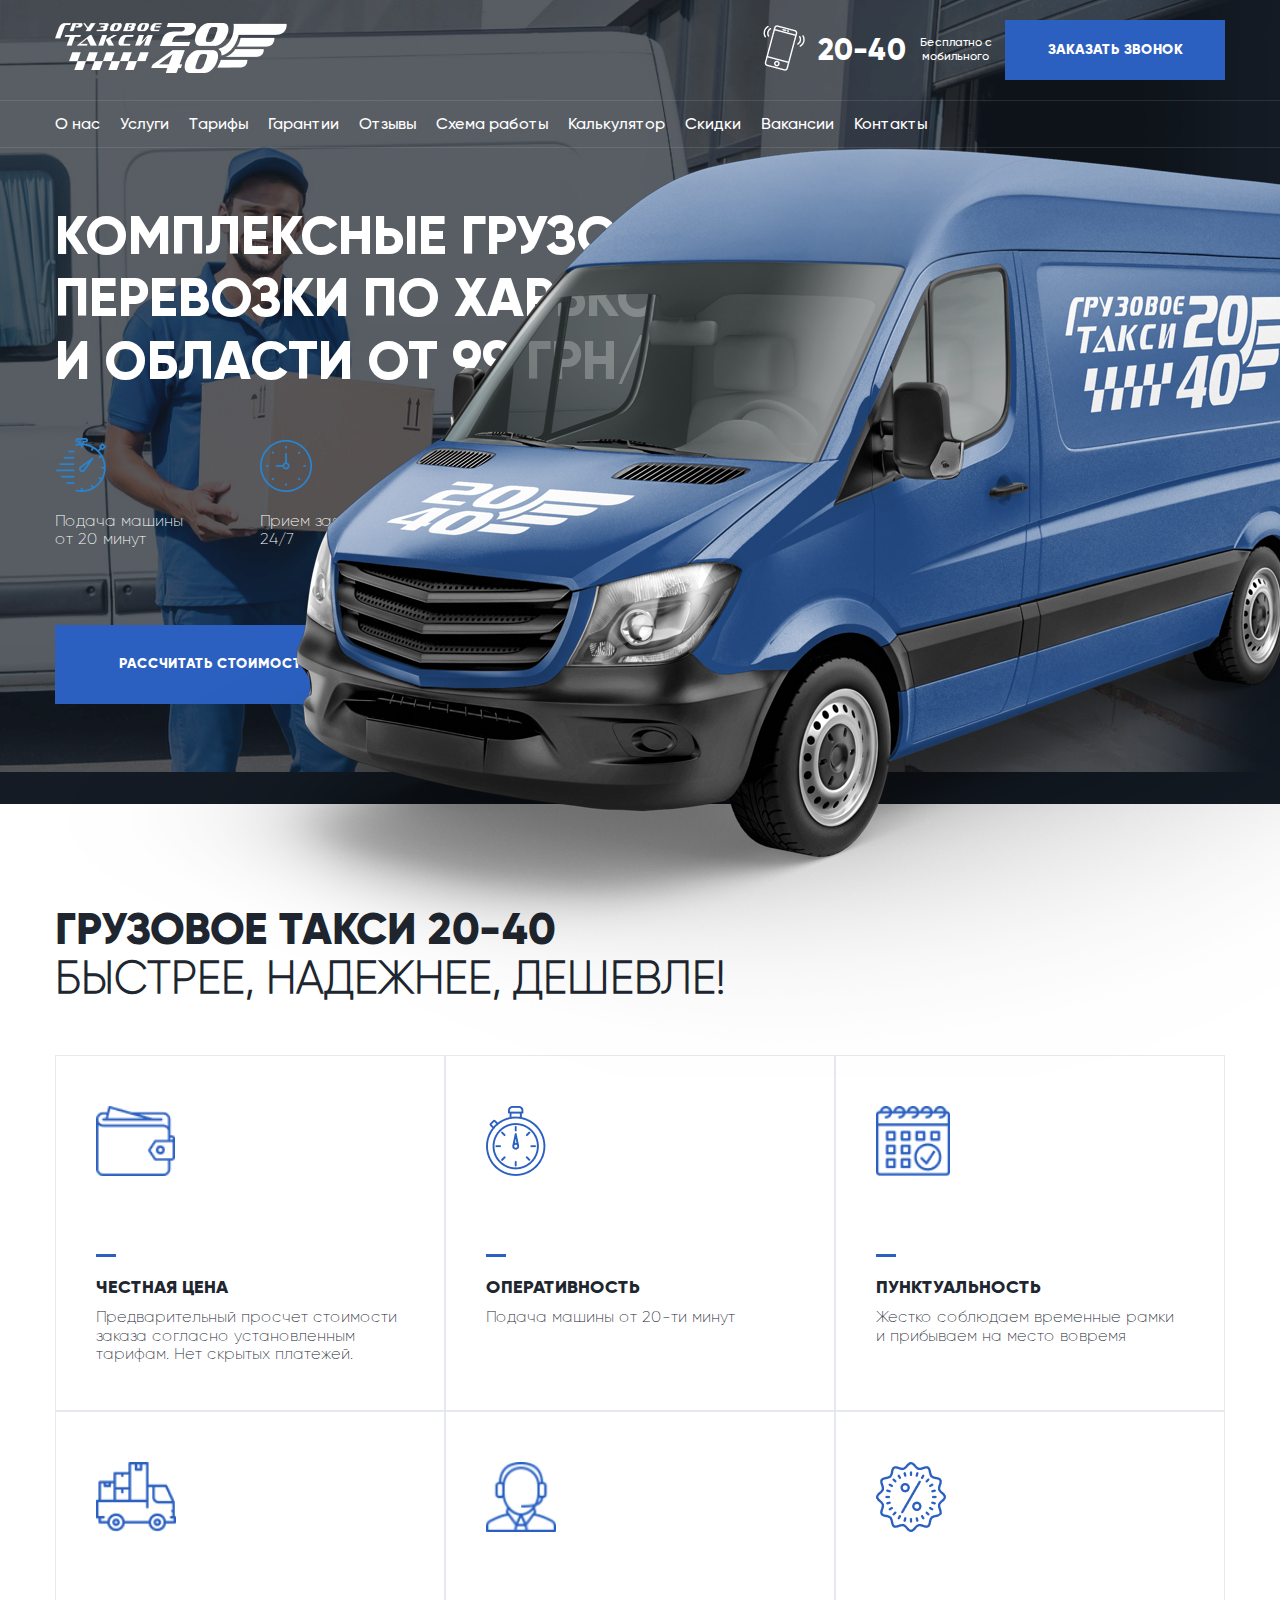
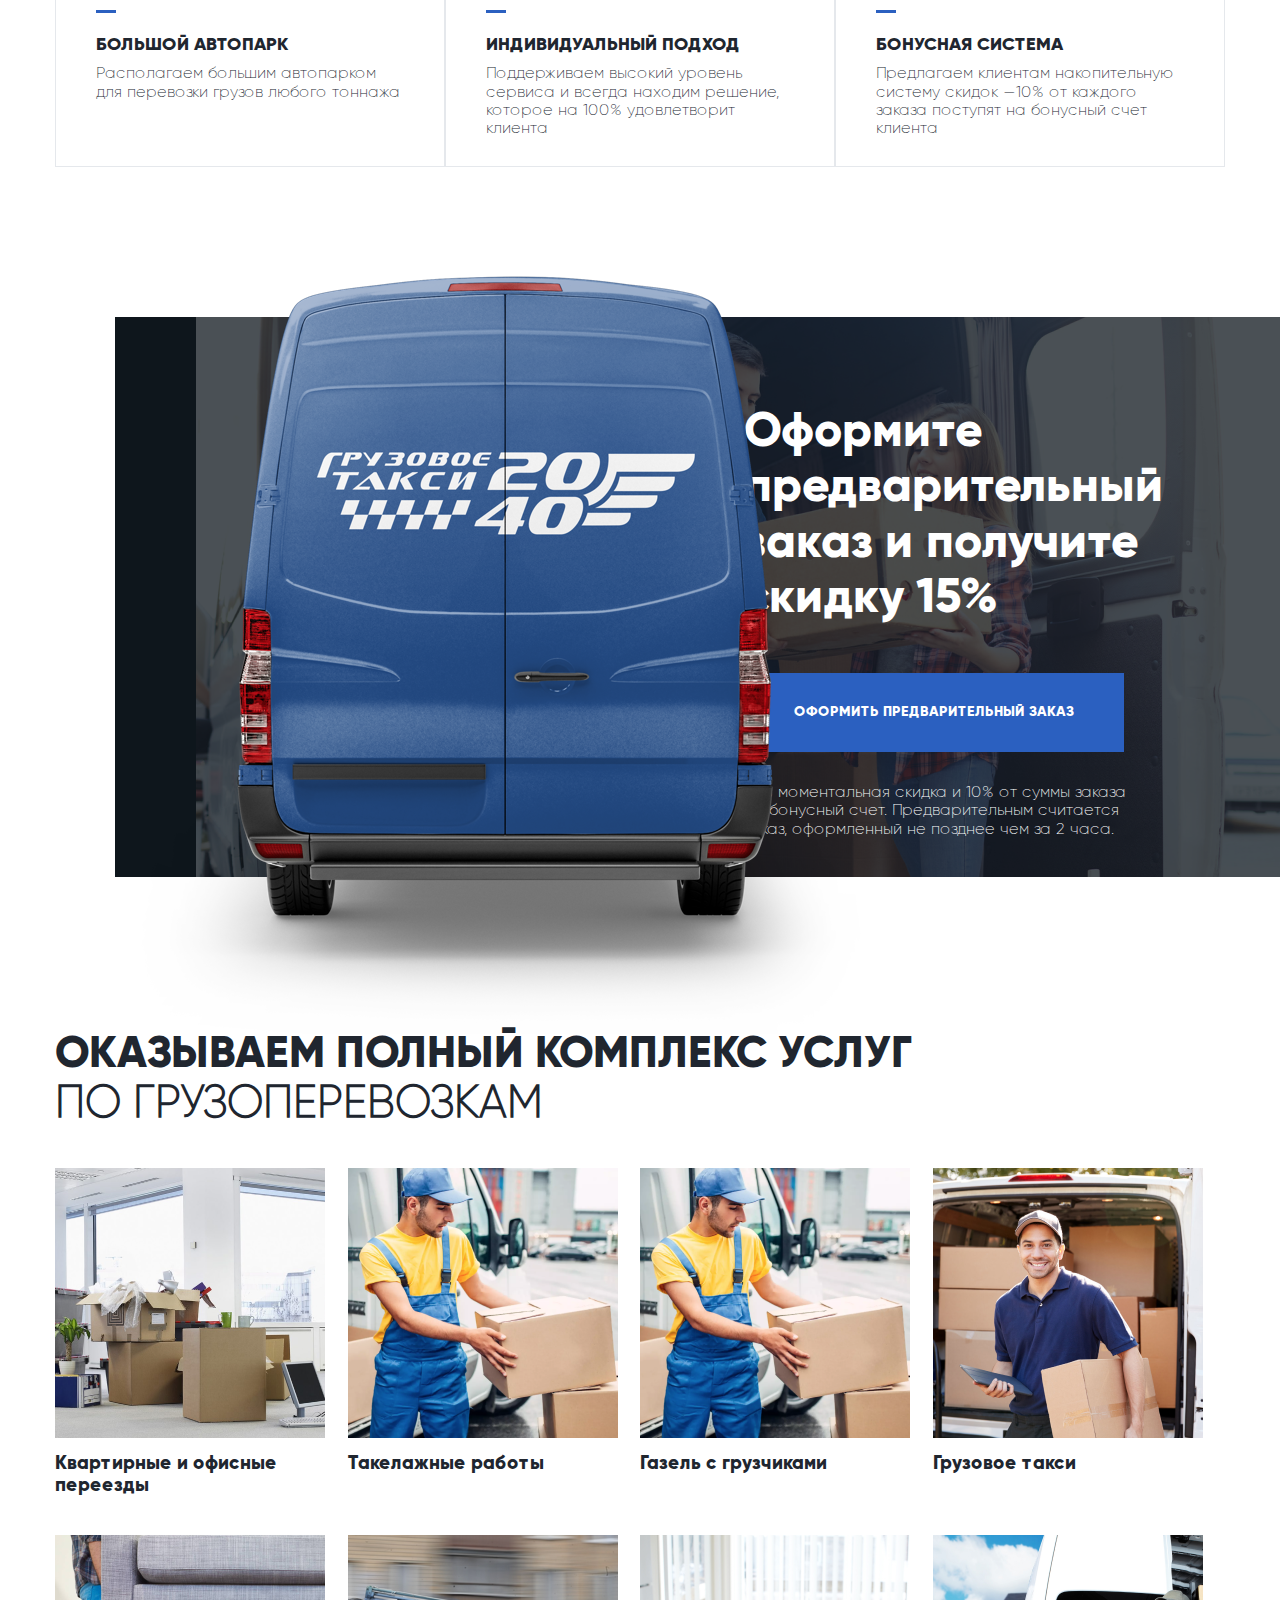
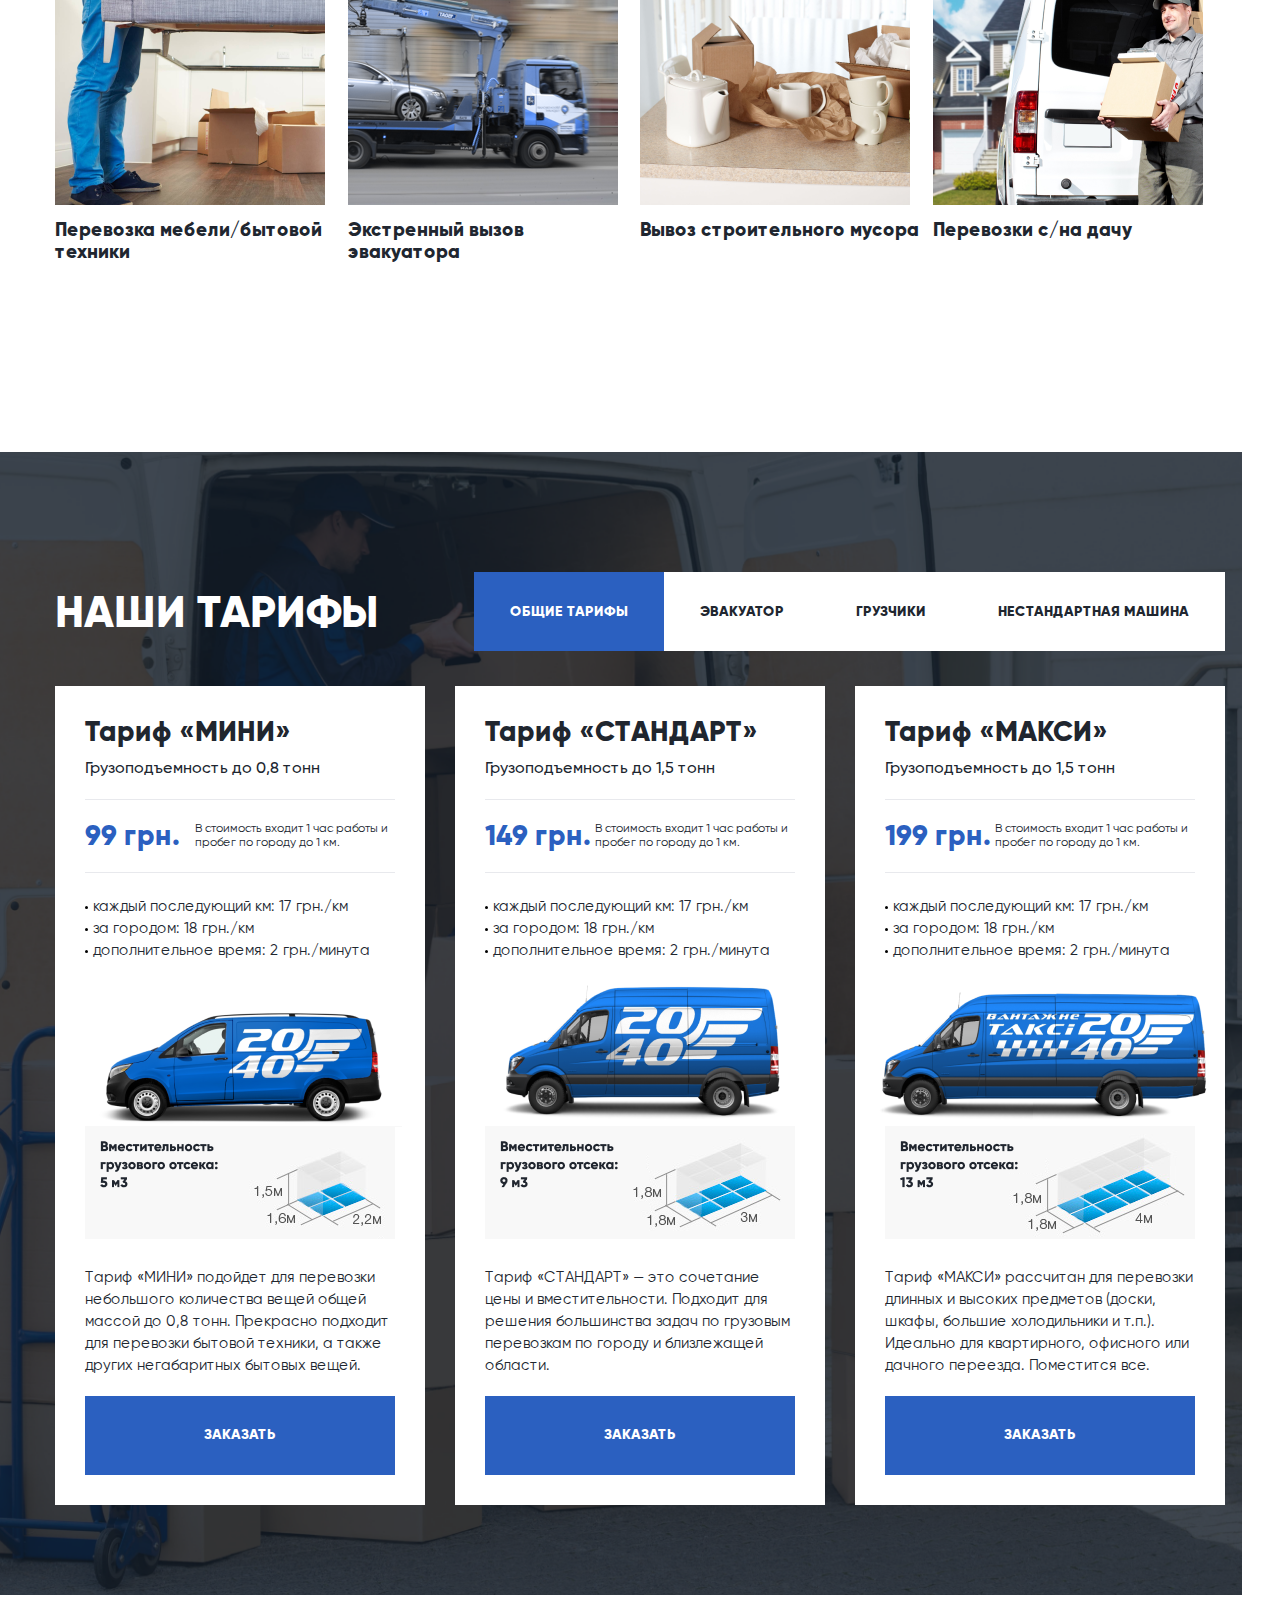
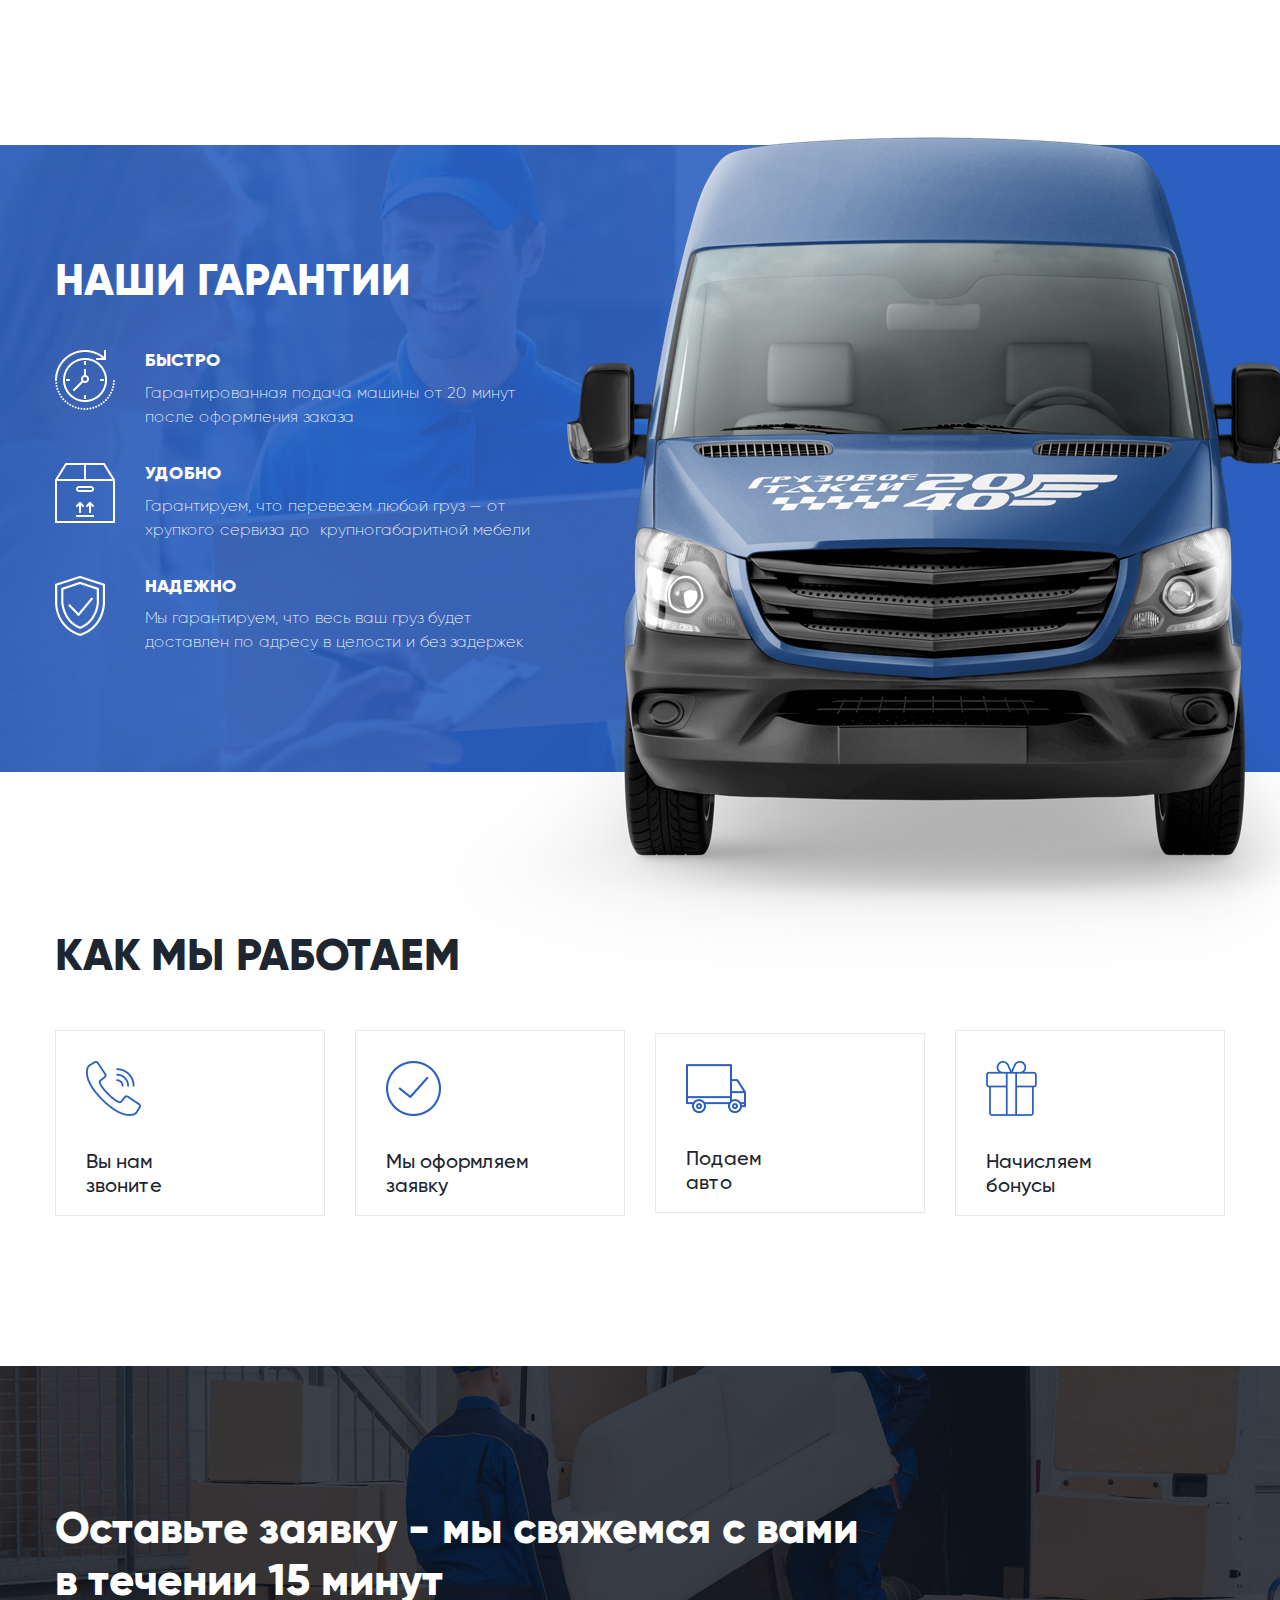
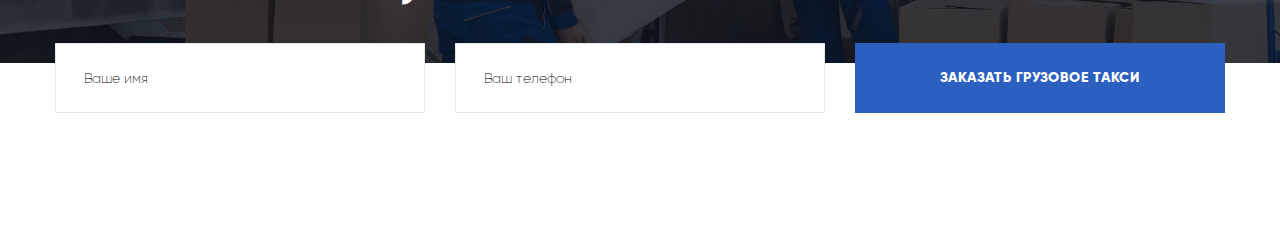
<file: index.html>
<!DOCTYPE html>
<html lang="en">
<head>
    <meta charset="UTF-8">
    <meta name="viewport" content="width=device-width, initial-scale=1.0">
    <meta http-equiv="X-UA-Compatible" content="ie=edge">
    <title>Cargo Taxi</title>
    <link rel="stylesheet" href="css/normalize.css">
    <link rel="stylesheet" href="css/style.css">
</head>
<body>
    <header class="header">
        <div class="navbar">
            <div class="container">
                <div class="navbar-wrap">
                    <div class="navbar-wrap-leftside">
                        <div class="navbar-wrap__logo">
                            <img src="img/header/logo.png" alt="logo">
                        </div>
                        <!-- /.navbar__logo -->
                    </div>
                    <!-- /.navbar-wrap-leftside -->
                    <div class="navbar-wrap-rightside">
                        <div class="navbar-wrap__smartphone">
                            <img src="img/header/smartphone.png" alt="smartphone">
                        </div>
                        <!-- /.navbar__smartphone -->
                        <span class="navbar-wrap__phone">20-40</span>
                        <!-- /.navbar__phone -->
                        <span class="navbar-wrap__text">Бесплатно с мобильного</span>
                        <!-- /.navbar__text -->
                        <button class="button navbar-wrap__button">
                            Заказать звонок
                        </button>
                    </div>
                </div>
                <!-- /.navbar-wrap -->
            </div>
            <!-- /.container -->
        </div>
        <!-- /.navbar -->
        <div class="menu">
            <div class="container">
                <div class="menu__nav">
                    <a href="#" class="menu__link">О нас</a>
                    <a href="#" class="menu__link">Услуги</a>
                    <a href="#" class="menu__link">Тарифы</a>
                    <a href="#" class="menu__link">Гарантии</a>
                    <a href="#" class="menu__link">Отзывы</a>
                    <a href="#" class="menu__link">Схема работы</a>
                    <a href="#" class="menu__link">Калькулятор</a>
                    <a href="#" class="menu__link">Скидки</a>
                    <a href="#" class="menu__link">Вакансии</a>
                    <a href="#" class="menu__link">Контакты</a>
                </div>
                <!-- /.menu__nav -->
            </div>
            <!-- /.container -->
        </div>
        <!-- /.menu -->
        <div class="hero">
            <div class="container">
                <h1 class="hero__title">Комплексные грузовые перевозки по Харькову и области от 99 грн/час</h1>
                <div class="hero__info">
                    <div class="hero__info-container">
                        <img src="img/header/stopwatch.png" alt="stopwatch" class="info-img">
                        <p class="info-text">Подача машины от 20 минут</p>
                    </div>
                    <div class="hero__info-container">
                        <img src="img/header/clock.png" alt="clock" class="info-img">
                        <p class="info-text">Прием заявок 24/7</p>
                    </div>
                    <div class="hero__info-container">
                        <img src="img/header/success.png" alt="success" class="info-img">
                        <p class="info-text">100% гарантия качества услуги</p>
                    </div>
                </div>
                <button class="button hero__button">Рассчитать стоимость</button>
            </div>
            <!-- /.container -->
            <img src="img/header/header-car.png" alt="car" class="hero__car">
        </div>
        <!-- /.hero -->
    </header>
    <!-- /.header -->
    <main>
        <section class="features section">
            <div class="container">
                <h2 class="section-suptitle section__suptitle">Грузовое такси 20-40</h2>
                <h2 class="section-subtitle section__subtitle">Быстрее, надежнее, дешевле!</h2>
                <div class="features-block">
                    <div class="features-block__item">
                        <img src="img/features/feature-image-1.png" alt="" class="features-block__image">
                        <h4 class="features-block__title">Честная цена</h4>
                        <!-- /.features-block__title -->
                        <p class="features-block__text">Предварительный просчет стоимости заказа согласно установленным тарифам. Нет скрытых платежей.
                        </p>
                        <!-- /.features-block__text -->
                    </div>
                    <!-- /.features-block__item -->
                    <div class="features-block__item">
                        <img src="img/features/feature-image-2.png" alt="" class="features-block__image">
                        <h4 class="features-block__title">Оперативность</h4>
                        <!-- /.features-block__title -->
                        <p class="features-block__text">Подача машины от 20-ти минут</p>
                        <!-- /.features-block__text -->
                    </div>
                    <!-- /.features-block__item -->
                    <div class="features-block__item">
                        <img src="img/features/feature-image-3.png" alt="" class="features-block__image">
                        <h4 class="features-block__title">Пунктуальность</h4>
                        <!-- /.features-block__title -->
                        <p class="features-block__text">Жестко соблюдаем временные рамки и прибываем на место вовремя</p>
                        <!-- /.features-block__text -->
                    </div>
                    <!-- /.features-block__item -->
                    <div class="features-block__item">
                        <img src="img/features/feature-image-4.png" alt="" class="features-block__image">
                        <h4 class="features-block__title">Большой автопарк</h4>
                        <!-- /.features-block__title -->
                        <p class="features-block__text">Располагаем большим автопарком для перевозки грузов любого тоннажа</p>
                        <!-- /.features-block__text -->
                    </div>
                    <!-- /.features-block__item -->
                    <div class="features-block__item">
                        <img src="img/features/feature-image-5.png" alt="" class="features-block__image">
                        <h4 class="features-block__title">Индивидуальный подход</h4>
                        <!-- /.features-block__title -->
                        <p class="features-block__text">Поддерживаем высокий уровень сервиса и всегда находим решение, которое на 100% удовлетворит клиента</p>
                        <!-- /.features-block__text -->
                    </div>
                    <!-- /.features-block__item -->
                    <div class="features-block__item">
                        <img src="img/features/feature-image-6.png" alt="" class="features-block__image">
                        <h4 class="features-block__title">Бонусная система</h4>
                        <!-- /.features-block__title -->
                        <p class="features-block__text">Предлагаем клиентам накопительную систему скидок —10% от каждого заказа поступят на бонусный счет  клиента</p>
                        <!-- /.features-block__text -->
                    </div>
                    <!-- /.features-block__item -->
                </div>
                <!-- /.features-block -->
            </div>
            <!-- /.container -->
        </section>
        <!-- /.features -->
        <section class="section preorder">
            <div class="container">
                <div class="preorder-rightside">
                    <div class="preorder__title">Оформите предварительный заказ и получите скидку 15%</div>
                    <!-- /.preorder__title -->
                    <button class="button preorder__button">Оформить предварительный заказ</button>
                    <!-- /.button preorder__button -->
                    <p class="preorder__info-text">-5% моментальная скидка и 10% от суммы заказа на бонусный счет. Предварительным считается заказ, оформленный не позднее чем за 2 часа.</p>
                    <!-- /.preorder__info-text -->
                </div>
                <!-- /.preorder-rightside -->
                <img src="img/preorder-car.png" alt="" class="preorder__car">
            </div>
            <!-- /.container -->
        </section>
        <!-- /.section preorder -->
        <section class="section services">
            <div class="container">
                <h2 class="section-suptitle section__suptitle">Оказываем полный комплекс услуг</h2>
                <!-- /.section-suptitle section__suptitle -->
                <h2 class="section-subtitle section__subtitle">По грузоперевозкам</h2>
                <!-- /.section-subtitle section__subtitle -->
                <div class="services-block">
                    <div class="services-block__item">
                        <img src="img/services/services-image-1.png" alt="" class="services-block__image">
                        <span class="services-block__text">Квартирные и офисные переезды</span> 
                    </div>
                    <!-- /.services-block__item -->
                    <div class="services-block__item">
                        <img src="img/services/services-image-3.png" alt="" class="services-block__image">
                        <span class="services-block__text">Такелажные работы</span>
                    </div>
                    <!-- /.services-block__item -->
                    <div class="services-block__item">
                        <img src="img/services/services-image-3.png" alt="" class="services-block__image">
                        <span class="services-block__text">Газель с грузчиками</span>
                    </div>
                    <!-- /.services-block__item -->
                    <div class="services-block__item">
                        <img src="img/services/services-image-4.png" alt="" class="services-block__image">
                        <span class="services-block__text">Грузовое такси</span>
                    </div>
                    <!-- /.services-block__item -->
                    <div class="services-block__item">
                        <img src="img/services/services-image-5.png" alt="" class="services-block__image">
                        <span class="services-block__text">Перевозка мебели/бытовой техники</span>
                    </div>
                    <!-- /.services-block__item -->
                    <div class="services-block__item">
                        <img src="img/services/services-image-6.png" alt="" class="services-block__image">
                        <span class="services-block__text">Экстренный вызов эвакуатора</span>
                    </div>
                    <!-- /.services-block__item -->
                    <div class="services-block__item">
                        <img src="img/services/services-image-7.png" alt="" class="services-block__image">
                        <span class="services-block__text">Вывоз строительного мусора</span>
                    </div>
                    <!-- /.services-block__item -->
                    <div class="services-block__item">
                        <img src="img/services/services-image-8.png" alt="" class="services-block__image">
                        <span class="services-block__text">Перевозки с/на дачу</span>
                    </div>
                    <!-- /.services-block__item -->
                </div>
                <!-- /.services-block -->
            </div>
            <!-- /.container -->
        </section>
        <!-- /.section services -->
        <section class="section tariff">
            <div class="container">
                <div class="tariff-heading">
                    <h2 class="tariff__title">Наши тарифы</h2>
                    <div class="tariff-heading__buttons">
                        <button class="button tariff__button button-active">Общие тарифы</button>
                        <button class="button tariff__button button-disable">Эвакуатор</button>
                        <button class="button tariff__button button-disable">Грузчики</button>
                        <button class="button tariff__button button-disable">Нестандартная машина</button>
                    </div>
                </div>
                <!-- /.tariff-heading -->
                <div class="tariff-block">
                    <div class="tariff-block__item">
                        <h4 class="tariff-block__title">Тариф «МИНИ»</h4>
                        <p class="tariff-block__subtitle">Грузоподъемность до 0,8 тонн</p>
                        <div class="tariff-block__price">
                            <span class="tariff-block__cost">99 грн.</span>
                            <span class="tariff-block__cost-info">В стоимость входит 1 час работы и пробег по городу до 1 км.</span> 
                        </div>
                        <!-- /.tariff-block__price -->
                        <div class="tariff-block__info">
                            <ul class="tariff-block__additional">
                                <li class="tariff-block__additional-item">Каждый последующий км: 17 грн./км</li>
                                <li class="tariff-block__additional-item">За городом: 18 грн./км</li>
                                <li class="tariff-block__additional-item">Дополнительное время: 2 грн./минута</li>
                            </ul>
                            <!-- /.tariff-block__additional -->
                            <div class="tariff-block__image-car">
                                <img src="img/tariff/tariff-mini-car.png" alt="">
                            </div>
                            <div class="tariff-block__image">
                                <img src="img/tariff/tariff-mini-compartment.png" alt="">
                            </div>
                            
                            <div class="tariff-block__description">
                                Тариф «МИНИ» подойдет для перевозки небольшого количества вещей общей массой до 0,8 тонн. Прекрасно подходит для перевозки бытовой техники, а также других негабаритных бытовых вещей.
                            </div>
                            <button class="button tariff-block__button">
                                Заказать
                            </button>
                            <!-- /.tariff-block__description -->
                        </div>
                        <!-- /.tariff-block__info -->
                    </div>
                    <!-- /.tariff-block__item -->
                    <div class="tariff-block__item">
                        <h4 class="tariff-block__title">Тариф «СТАНДАРТ»</h4>
                        <p class="tariff-block__subtitle">Грузоподъемность до 1,5 тонн</p>
                        <div class="tariff-block__price">
                            <span class="tariff-block__cost">149 грн.</span>
                            <span class="tariff-block__cost-info">В стоимость входит 1 час работы и пробег по городу до 1 км.</span> 
                        </div>
                        <!-- /.tariff-block__price -->
                        <div class="tariff-block__info">
                            <ul class="tariff-block__additional">
                                <li class="tariff-block__additional-item">Каждый последующий км: 17 грн./км</li>
                                <li class="tariff-block__additional-item">За городом: 18 грн./км</li>
                                <li class="tariff-block__additional-item">Дополнительное время: 2 грн./минута</li>
                            </ul>
                            <!-- /.tariff-block__additional -->
                            <div class="tariff-block__image-car">
                                <img src="img/tariff/tariff-standart-car.png" alt="">
                            </div>
                            <div class="tariff-block__image">
                                <img src="img/tariff/tariff-standart-compartment.png" alt="">
                            </div>
                                
                            <div class="tariff-block__description">
                                Тариф «СТАНДАРТ» — это сочетание цены и вместительности. Подходит для решения большинства задач по грузовым перевозкам по городу и близлежащей области.
                            </div>
                            <button class="button tariff-block__button">
                                Заказать
                            </button>
                            <!-- /.tariff-block__description -->
                        </div>
                        <!-- /.tariff-block__info -->
                    </div>
                    <!-- /.tariff-block__item -->
                    <div class="tariff-block__item">
                        <h4 class="tariff-block__title">Тариф «МАКСИ»</h4>
                        <p class="tariff-block__subtitle">Грузоподъемность до 1,5 тонн</p>
                        <div class="tariff-block__price">
                            <span class="tariff-block__cost">199 грн.</span>
                            <span class="tariff-block__cost-info">В стоимость входит 1 час работы и пробег по городу до 1 км.</span> 
                        </div>
                        <!-- /.tariff-block__price -->
                        <div class="tariff-block__info">
                            <ul class="tariff-block__additional">
                                <li class="tariff-block__additional-item">Каждый последующий км: 17 грн./км</li>
                                <li class="tariff-block__additional-item">За городом: 18 грн./км</li>
                                <li class="tariff-block__additional-item">Дополнительное время: 2 грн./минута</li>
                            </ul>
                            <!-- /.tariff-block__additional -->
                            <div class="tariff-block__image-car">
                                <img src="img/tariff/tariff-maxi-car.png" alt="">
                            </div>
                            <div class="tariff-block__image">
                                <img src="img/tariff/tariff-maxi-compartment.png" alt="">
                            </div>
                                    
                            <div class="tariff-block__description">
                                Тариф «МАКСИ» рассчитан для перевозки длинных и высоких предметов (доски, шкафы, большие холодильники и т.п.). Идеально для квартирного, офисного или дачного переезда. Поместится все.
                            </div>
                            <button class="button tariff-block__button">
                                Заказать
                            </button>
                            <!-- /.tariff-block__description -->
                        </div>
                        <!-- /.tariff-block__info -->
                    </div>
                    <!-- /.tariff-block__item -->
                </div>
                <!-- /.tariff-block -->
            </div>
            <!-- /.container -->
        </section>
        <!-- /.section tariff -->

        <section class="section warranty">
            <div class="container warranty-container">
                <h2 class="warranty__title">Наши гарантии</h2>
                <div class="warranty-block">
                    <div class="warranty-block__item">
                        <img src="img/warranty/warranty-image-1.png" alt="" class="warranty-block__image">
                        <div class="warranty-block__text">
                            <h4 class="warranty-block__title">Быстро</h4>
                            <!-- /.warranty-block__title -->
                            <p class="warranty-block__subtext">Гарантированная подача машины от 20 минут после оформления заказа</p>
                            <!-- /.warranty-block__subtext -->
                        </div>
                        <!-- /.warranty-block__text -->
                    </div>
                    <!-- /.warranty-block__item -->
                    <div class="warranty-block__item">
                        <img src="img/warranty/warranty-image-2.png" alt="" class="warranty-block__image">
                        <div class="warranty-block__text">
                            <h4 class="warranty-block__title">Удобно</h4>
                            <!-- /.warranty-block__title -->
                            <p class="warranty-block__subtext">Гарантируем, что перевезем любой груз — от хрупкого сервиза до  крупногабаритной мебели</p>
                            <!-- /.warranty-block__subtext -->
                        </div>
                        <!-- /.warranty-block__text -->
                    </div>
                    <!-- /.warranty-block__item -->
                    <div class="warranty-block__item">
                        <img src="img/warranty/warranty-image-3.png" alt="" class="warranty-block__image">
                        <div class="warranty-block__text">
                            <h4 class="warranty-block__title">Надежно</h4>
                            <!-- /.warranty-block__title -->
                            <p class="warranty-block__subtext">Мы гарантируем, что весь ваш груз будет доставлен по адресу в целости и без задержек</p>
                            <!-- /.warranty-block__subtext -->
                        </div>
                        <!-- /.warranty-block__text -->
                    </div>
                    <!-- /.warranty-block__item -->
                </div>
                <!-- /.warranty-block -->
                <img src="img/warranty-car.png" alt="" class="warranty__car">
            </div>
            <!-- /.container -->
        </section>
        <!-- /.section warranty -->
        <section class="section info">
            <div class="container">
                <h2 class="section-suptitle section__suptitle">Как мы работаем</h2>
                <div class="info-block">
                    <div class="info-block__item">
                        <img src="img/info/info-image-1.png" alt="" class="info-block__image">
                        <span class="info-block__text">Вы нам<br>звоните</span>
                    </div>
                    <!-- /.info-block__item -->
                    <div class="info-block__item">
                        <img src="img/info/info-image-2.png" alt="" class="info-block__image">
                        <span class="info-block__text">Мы оформляем<br>заявку</span>
                    </div>
                    <!-- /.info-block__item -->
                    <div class="info-block__item">
                        <img src="img/info/info-image-3.png" alt="" class="info-block__image">
                        <span class="info-block__text">Подаем<br>авто</span>
                    </div>
                    <!-- /.info-block__item -->
                    <div class="info-block__item">
                        <img src="img/info/info-image-4.png" alt="" class="info-block__image">
                        <span class="info-block__text">Начисляем<br>бонусы</span>
                    </div>
                    <!-- /.info-block__item -->
                </div>
                <!-- /.info-block -->
            </div>
            <!-- /.container -->
        </section>
        <!-- /.section info -->
        <section class="section offer">
            <div class="container">
                <h2 class="offer__title">Оставьте заявку - мы свяжемся с вами в течении 15 минут</h2>
                <!-- /.offer__title -->
                <form action="#" class="form offer__form">
                    <div class="offer__form-row">
                        <input type="text" class="input offer__input" placeholder="Ваше имя">
                        <input type="tel" class="input offer__input" placeholder="Ваш телефон">
                        <button class="button offer__button">Заказать грузовое такси</button>
                        <!-- /.button offer__button -->
                    </div>
                    <!-- /.offer__form-row -->
                </form>
                <!-- /.form offer__form -->
            </div>
            <!-- /.container -->
        </section>
        <!-- /.section offer -->
    </main>
</body>
</html>
</file>
<file: css/style.css>
* {
  -webkit-box-sizing: border-box;
          box-sizing: border-box;
}

.header {
  background: #141B24 url(../img/header/header-photo.png) no-repeat top left;
  background-size: contain;
}

.container {
  max-width: 1170px;
  margin: auto;
}

@font-face {
  font-family: 'Gilroy Ultra Light';
  src: url("../fonts/Gilroy-UltraLight.eot");
  src: url("../fonts/Gilroy-UltraLight.eot?#iefix") format("embedded-opentype"), url("../fonts/Gilroy-UltraLight.woff") format("woff"), url("../fonts/Gilroy-UltraLight.ttf") format("truetype");
  font-weight: normal;
  font-style: normal;
}

@font-face {
  font-family: 'Gilroy Extra Bold';
  src: url("../fonts/Gilroy-ExtraBold.eot");
  src: url("../fonts/Gilroy-ExtraBold.eot?#iefix") format("embedded-opentype"), url("../fonts/Gilroy-ExtraBold.woff") format("woff"), url("../fonts/Gilroy-ExtraBold.ttf") format("truetype");
  font-weight: normal;
  font-style: normal;
}

@font-face {
  font-family: 'Gilroy Medium';
  src: url("../fonts/Gilroy-Medium.eot");
  src: url("../fonts/Gilroy-Medium.eot?#iefix") format("embedded-opentype"), url("../fonts/Gilroy-Medium.woff") format("woff"), url("../fonts/Gilroy-Medium.ttf") format("truetype");
  font-weight: normal;
  font-style: normal;
}

@font-face {
  font-family: 'Gilroy Regular';
  src: url("../fonts/Gilroy-Regular.eot");
  src: url("../fonts/Gilroy-Regular.eot?#iefix") format("embedded-opentype"), url("../fonts/Gilroy-Regular.woff") format("woff"), url("../fonts/Gilroy-Regular.ttf") format("truetype");
  font-weight: normal;
  font-style: normal;
}

body {
  font-family: 'Gilroy Ultra Light', sans-serif;
  color: #fff;
}

.button {
  height: 79px;
  border: none;
  background-color: #2B60C0;
  font-size: 14px;
  font-family: 'Gilroy Extra Bold', sans-serif;
  text-transform: uppercase;
  color: #fff;
}

.button-disable {
  background: #ffffff;
  color: #20262F;
}

.section {
  margin-top: 150px;
}

.section-suptitle, .section-subtitle {
  font-size: 44px;
  text-transform: uppercase;
  color: #20262F;
}

.section-suptitle {
  font-family: 'Gilroy Extra Bold', sans-serif;
}

.section__suptitle, .section__subtitle {
  margin: 0;
}

.input, .form__button {
  display: block;
  min-height: 70px;
  min-width: 340px;
  font-size: 14px;
  padding: 0 28px;
  border: 1px solid #E8E9ED;
  background-color: #ffffff;
  text-align: left;
  line-height: 22px;
}

.input::-webkit-input-placeholder, .form__button::-webkit-input-placeholder {
  color: black;
}

.input:-moz-placeholder, .form__button:-moz-placeholder {
  color: black;
}

.input::-moz-placeholder, .form__button::-moz-placeholder {
  color: black;
}

.input:-ms-input-placeholder, .form__button:-ms-input-placeholder {
  color: black;
}

.form__column, .form__button {
  display: -webkit-box;
  display: -ms-flexbox;
  display: flex;
  -webkit-box-pack: justify;
      -ms-flex-pack: justify;
          justify-content: space-between;
}

.form__column {
  -webkit-box-orient: vertical;
  -webkit-box-direction: normal;
      -ms-flex-direction: column;
          flex-direction: column;
}

.form__column-item {
  margin-bottom: 10px;
}

.form__column-item:last-child {
  margin-bottom: 0;
}

.form__button {
  -webkit-box-align: center;
      -ms-flex-align: center;
          align-items: center;
}

.form__button-icon {
  display: block;
  background: url("../img/plus.png") no-repeat center right;
  height: 14px;
  width: 14px;
  line-height: 22px;
}

.navbar-wrap {
  display: -webkit-box;
  display: -ms-flexbox;
  display: flex;
  -webkit-box-pack: justify;
      -ms-flex-pack: justify;
          justify-content: space-between;
  -webkit-box-align: center;
      -ms-flex-align: center;
          align-items: center;
  min-height: 60px;
  padding-top: 20px;
  padding-bottom: 20px;
  text-align: center;
}

.navbar-wrap-rightside {
  display: -webkit-box;
  display: -ms-flexbox;
  display: flex;
  -webkit-box-pack: justify;
      -ms-flex-pack: justify;
          justify-content: space-between;
  -webkit-box-align: center;
      -ms-flex-align: center;
          align-items: center;
  min-width: 470px;
}

.navbar-wrap__phone {
  font-family: 'Gilroy Extra Bold', sans-serif;
  font-size: 30px;
}

.navbar-wrap__text {
  font-family: 'Gilroy Medium', sans-serif;
  font-size: 12px;
  max-width: 77px;
}

.navbar-wrap__button {
  min-width: 220px;
  height: 60px;
}

.menu {
  border-top: 1px solid rgba(255, 255, 255, 0.1);
  border-bottom: 1px solid rgba(255, 255, 255, 0.1);
  padding-bottom: 14px;
  padding-top: 14px;
}

.menu__nav {
  display: -webkit-box;
  display: -ms-flexbox;
  display: flex;
  -webkit-box-align: start;
      -ms-flex-align: start;
          align-items: flex-start;
  -webkit-box-pack: start;
      -ms-flex-pack: start;
          justify-content: flex-start;
}

.menu__link {
  font-size: 16px;
  font-family: 'Gilroy Medium', sans-serif;
  text-decoration: none;
  color: #ffffff;
  margin-right: 20px;
}

.hero {
  padding-top: 57px;
  padding-bottom: 100px;
  position: relative;
}

.hero__title {
  display: block;
  width: 700px;
  margin-top: 0;
  margin-bottom: 46px;
  font-size: 54px;
  font-family: 'Gilroy Extra Bold', sans-serif;
  text-transform: uppercase;
}

.hero__info {
  margin-bottom: 60px;
}

.hero__info-container {
  display: inline-block;
  width: 140px;
  margin-right: 60px;
}

.hero__button {
  min-width: 320px;
}

.hero__car {
  position: absolute;
  top: 0;
  right: 0;
}

.features {
  color: #20262F;
  margin-top: 100px;
}

.features-block {
  display: -webkit-box;
  display: -ms-flexbox;
  display: flex;
  -ms-flex-wrap: wrap;
      flex-wrap: wrap;
  margin-top: 50px;
}

.features-block__item {
  padding: 50px 40px 20px;
  -ms-flex-preferred-size: 33.33%;
      flex-basis: 33.33%;
  border: 1px solid #E5E8EC;
  position: relative;
}

.features-block__item:before {
  content: "";
  width: 20px;
  height: 3px;
  background-color: #2B60C0;
  position: absolute;
  top: 56%;
}

.features-block__image {
  margin-bottom: 97px;
  height: 70px;
}

.features-block__title {
  font-family: 'Gilroy Extra Bold', sans-serif;
  font-size: 18px;
  text-transform: uppercase;
  margin: 0;
}

.features-block__text {
  margin-top: 10px;
  margin-bottom: 0;
  min-height: 82px;
  font-size: 16px;
}

.preorder {
  background: url("../img/preorder-bg.png") no-repeat top right;
  background-size: contain;
  min-height: 560px;
  position: relative;
}

.preorder-rightside {
  margin-left: auto;
  margin-right: 0;
  max-width: 481px;
}

.preorder__title {
  font-family: 'Gilroy Extra Bold', sans-serif;
  padding-top: 85px;
  font-size: 48px;
  margin-bottom: 50px;
}

.preorder__button {
  min-width: 380px;
  margin-bottom: 15px;
}

.preorder__text {
  margin: 0;
  font-size: 15px;
  line-height: 20px;
}

.preorder__car {
  position: absolute;
  top: -41px;
  left: 11%;
}

.services {
  color: #20262F;
}

.services-block {
  display: -webkit-box;
  display: -ms-flexbox;
  display: flex;
  -webkit-box-pack: justify;
      -ms-flex-pack: justify;
          justify-content: space-between;
  -webkit-box-align: center;
      -ms-flex-align: center;
          align-items: center;
  -ms-flex-wrap: wrap;
      flex-wrap: wrap;
  margin-top: 40px;
}

.services-block__item {
  -ms-flex-preferred-size: 25%;
      flex-basis: 25%;
}

.services-block__image {
  display: block;
}

.services-block__text {
  display: block;
  font-family: 'Gilroy Extra Bold', sans-serif;
  font-size: 19px;
  margin-top: 14px;
  margin-bottom: 33px;
  min-height: 50px;
}

.tariff {
  background: url("../img/tariff-bg.png") no-repeat top left;
  background-size: contain;
  padding-bottom: 90px;
  padding-top: 120px;
}

.tariff__title {
  font-family: 'Gilroy Extra Bold', sans-serif;
  font-size: 44px;
  text-transform: uppercase;
  margin: 0;
  color: #ffffff;
}

.tariff-heading {
  display: -webkit-box;
  display: -ms-flexbox;
  display: flex;
  -webkit-box-pack: justify;
      -ms-flex-pack: justify;
          justify-content: space-between;
  -webkit-box-align: center;
      -ms-flex-align: center;
          align-items: center;
}

.tariff-heading__buttons {
  font-size: 0;
}

.tariff__button {
  display: inline-block;
  padding: 30px 36px;
  margin: 0;
}

.tariff-block {
  color: #20262F;
  display: -webkit-box;
  display: -ms-flexbox;
  display: flex;
  -webkit-box-pack: justify;
      -ms-flex-pack: justify;
          justify-content: space-between;
  -webkit-box-align: center;
      -ms-flex-align: center;
          align-items: center;
  margin-top: 35px;
}

.tariff-block__item {
  background-color: #ffffff;
  max-width: 370px;
  padding: 30px;
  font-family: 'Gilroy Regular', sans-serif;
}

.tariff-block__title {
  font-family: 'Gilroy Extra Bold', sans-serif;
  font-size: 28px;
  margin: 0;
  margin-bottom: 10px;
}

.tariff-block__subtitle {
  font-family: 'Gilroy Medium', sans-serif;
  font-size: 16px;
  margin: 0;
  margin-bottom: 22px;
}

.tariff-block__price {
  display: -webkit-box;
  display: -ms-flexbox;
  display: flex;
  -webkit-box-pack: justify;
      -ms-flex-pack: justify;
          justify-content: space-between;
  -webkit-box-align: center;
      -ms-flex-align: center;
          align-items: center;
  border-top: 1px solid #E8E9ED;
  border-bottom: 1px solid #E8E9ED;
  padding: 20px 0px;
}

.tariff-block__cost {
  font-family: 'Gilroy Extra Bold', sans-serif;
  font-size: 28px;
  color: #2B60C0;
  min-width: 110px;
}

.tariff-block__cost-info {
  font-size: 12px;
}

.tariff-block__additional {
  padding: 0;
  margin: 0;
  margin-top: 22px;
  margin-bottom: 5px;
  list-style: none;
  text-transform: lowercase;
  font-size: 15px;
  line-height: 22px;
}

.tariff-block__additional-item:before {
  content: '';
  display: inline-block;
  height: 3px;
  width: 3px;
  vertical-align: middle;
  border-radius: 50%;
  background-color: #000;
  margin-right: 5px;
}

.tariff-block__image-car {
  min-height: 160px;
  display: -webkit-box;
  display: -ms-flexbox;
  display: flex;
  -webkit-box-pack: center;
      -ms-flex-pack: center;
          justify-content: center;
  -webkit-box-align: end;
      -ms-flex-align: end;
          align-items: flex-end;
}

.tariff-block__description {
  font-size: 15px;
  line-height: 22px;
  margin-bottom: 20px;
  margin-top: 22px;
}

.tariff-block__button {
  width: 100%;
}

.calculator-container {
  border: 3px solid #2B60C0;
  padding: 40px;
}

.calculator__form {
  display: -webkit-box;
  display: -ms-flexbox;
  display: flex;
  -webkit-box-pack: center;
      -ms-flex-pack: center;
          justify-content: center;
  -webkit-box-align: start;
      -ms-flex-align: start;
          align-items: flex-start;
  margin-top: 30px;
}

.warranty {
  min-height: 635px;
  padding-top: 110px;
  padding-bottom: 76px;
  background: url("../img/warranty-bg.png") no-repeat top left;
  background-size: contain;
}

.warranty-container {
  position: relative;
}

.warranty__car {
  display: block;
  position: absolute;
  top: -27%;
  right: -10%;
}

.warranty__title {
  font-family: 'Gilroy Extra Bold', sans-serif;
  text-transform: uppercase;
  font-size: 44px;
  margin: 0;
}

.warranty-block {
  margin-top: 45px;
}

.warranty-block__item {
  display: -webkit-box;
  display: -ms-flexbox;
  display: flex;
  -webkit-box-pack: justify;
      -ms-flex-pack: justify;
          justify-content: space-between;
  max-width: 480px;
  -webkit-box-align: start;
      -ms-flex-align: start;
          align-items: flex-start;
}

.warranty-block__text {
  max-width: 390px;
}

.warranty-block__title {
  font-family: 'Gilroy Extra Bold', sans-serif;
  text-transform: uppercase;
  font-size: 18px;
  margin-top: 0;
  margin-bottom: 10px;
}

.warranty-block__subtext {
  font-size: 16px;
  min-height: 82px;
  line-height: 24px;
  margin: 0;
}

.info-block {
  display: -webkit-box;
  display: -ms-flexbox;
  display: flex;
  -webkit-box-pack: justify;
      -ms-flex-pack: justify;
          justify-content: space-between;
  -webkit-box-align: center;
      -ms-flex-align: center;
          align-items: center;
  margin-top: 50px;
}

.info-block__item {
  padding: 30px 30px 18px;
  border: 1px solid #E8E9ED;
  min-width: 270px;
  min-height: 180px;
}

.info-block__text {
  display: block;
  font-family: 'Gilroy Medium', sans-serif;
  max-width: 145px;
  font-size: 20px;
  line-height: 24px;
  color: #20262F;
  margin-top: 28px;
}

.offer {
  background: url("../img/offer-bg.png") no-repeat top left;
  background-size: contain;
  padding-top: 100px;
  padding-bottom: 120px;
}

.offer__title {
  font-family: 'Gilroy Extra Bold', sans-serif;
  font-size: 44px;
  line-height: 52px;
  max-width: 820px;
}

.offer__form-row {
  display: -webkit-box;
  display: -ms-flexbox;
  display: flex;
  -webkit-box-pack: justify;
      -ms-flex-pack: justify;
          justify-content: space-between;
  -webkit-box-align: center;
      -ms-flex-align: center;
          align-items: center;
}

.offer__button, .offer__input {
  min-width: 370px;
  max-height: 70px;
}
/*# sourceMappingURL=style.css.map */
</file>
